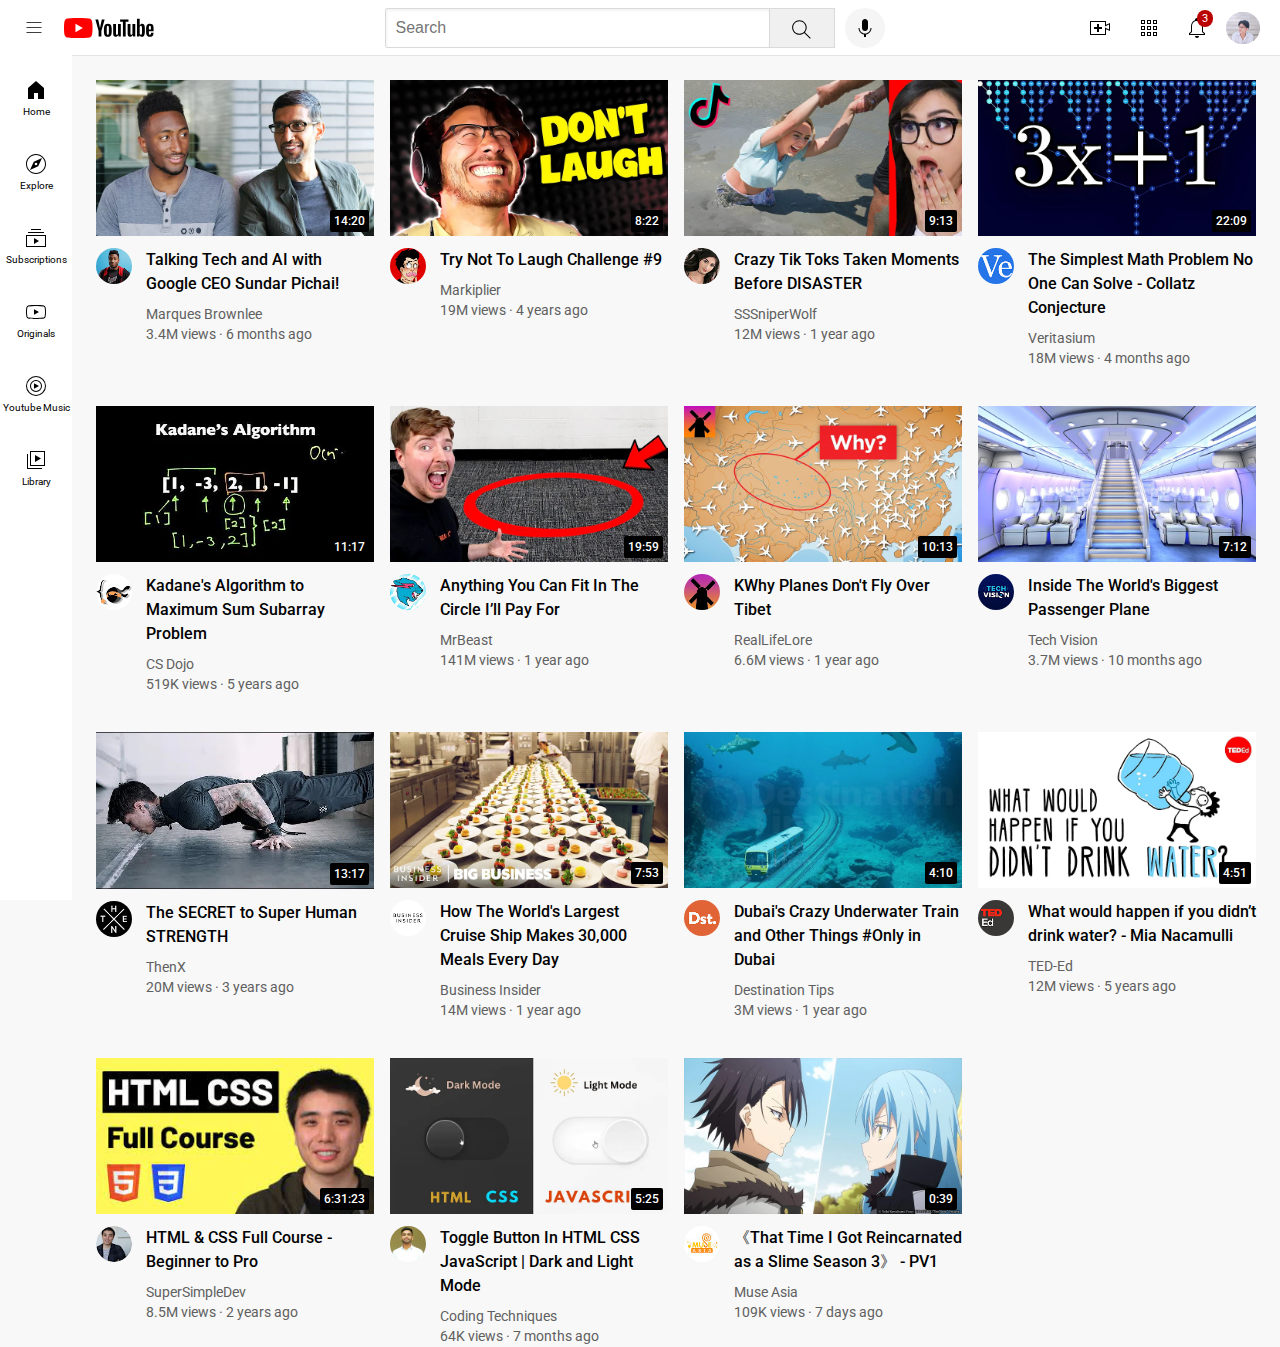
<file: index.html>
<!DOCTYPE html>
<html>
  <head>
    <title>Youtube.com Clone</title>
    <link rel="preconnect" href="https://fonts.googleapis.com">
<link rel="preconnect" href="https://fonts.gstatic.com" crossorigin>
<link href="https://fonts.googleapis.com/css2?family=Roboto:wght@400;500;700&display=swap" rel="stylesheet">
    
    <link rel="stylesheet" href="styles/general.css">
    <link rel="stylesheet" href="styles/header.css">
    <link rel="stylesheet" href="styles/video.css">
    <link rel="stylesheet" href="styles/sidebar.css">
  </head>
  <body>
    <header class="header">
      <div class="left-section">
          <img class="hamburger-menu" src="icons/hamburger-menu.svg">
          <img class="youtube-logo" src="icons/youtube-logo.svg">
      </div>
      <div class="middle-section">
        <input class="search-bar" type="text" placeholder="Search">
        <button class="search-button">
          <img class="search-icon" src="icons/search.svg">
         <div class="tooltip">Search</div>
        </button>
        <button class="voice-search-button">
          <img class="voice-search-icon" src="icons/voice-search-icon.svg">
          <div class="tooltip">Search with your voice</div>
        </button>
      </div>
      <div class="right-section">
        <div class="upload-icon-container">
          <div class="tooltip">Create</div>
          <img class="upload-icon" src="icons/upload.svg">
        </div>
        <div class="youtube-apps-icon-container">
          <div class="tooltip">Youtube Apps</div>
          <img class="youtube-apps-icon" src="icons/youtube-apps.svg">
        </div>
        <div class="notifications-icon-container">
          <div class="tooltip">Notifications</div>
          <img class="notifications-icon" src="icons/notifications.svg">
          <div class="notifications-count">3</div>
        </div>
        <img class="current-user-picture" src="channel-pictures/my-channel.jpg">
      </div>
    </header>
    
    <nav class="sidebar">
      <div class="sidebar-link">
        <img src="icons/home.svg">
        <div>Home</div>
      </div>
      <div class="sidebar-link">
        <img src="icons/explore.svg">
        <div>Explore</div>
      </div>
      <div class="sidebar-link">
        <img src="icons/subscriptions.svg">
        <div>Subscriptions</div>
      </div>
      <div class="sidebar-link">
        <img src="icons/originals.svg">
        <div>Originals</div>
      </div>
      <div class="sidebar-link">
        <img src="icons/youtube-music.svg">
        <div>Youtube Music</div>
      </div>
      <div class="sidebar-link">
        <img src="icons/library.svg">
        <div>Library</div>
      </div>
    </nav>

    <main>
<section class="video-grid">
  <div class="video-preview">
    <div class="thumbnail-row">
    <a href="https://www.youtube.com/watch?v=n2RNcPRtAiY">
      <img class="thumbnail" src= "thumbnails/thumbnail-1.webp">
      <div class="video-time">14:20</div>
    </a>
  </div>
    <div class="video-info-grid">
      <div class="channel-picture">
        <div class="profile-picture-container"> 
          <a href="https://www.youtube.com/c/mkbhd">
            <img class="profile-picture" src="channel-pictures/channel-1.jpeg">
            </a>
        <div class="channel-tooltip">
            <img class="profile-tooltip" src="channel-pictures/channel-1.jpeg">
          <div>
              <div class="name-tooltip">Marques Brownlee</div>
            <div class="subscribers-tooltip">18.4M subscribers</div>
          </div>
        </div>
        </div>
      </div>
      <div class="video-info">
        <a href="https://www.youtube.com/watch?v=n2RNcPRtAiY" class="video-link"> 
        <p class="video-title">
          Talking Tech and AI with Google CEO Sundar Pichai!
        </p>
      </a>
      <a href="https://www.youtube.com/c/mkbhd" class="channel-link">
        <p class="video-author">
          Marques Brownlee
        </p>
      </a>
        <p class="video-stats">
          3.4M views &#183; 6 months ago
        </p>
      </div>
      </div>
    </div>
  
  

<div class="video-preview">
  <div class="thumbnail-row">
  <a href="https://www.youtube.com/watch?v=mP0RAo9SKZk">
    <img class="thumbnail" src= "thumbnails/thumbnail-2.webp">
    <div class="video-time">8:22</div>
  </a>
</div>
  <div class="video-info-grid">
    <div class="channel-picture">
      <div class="profile-picture-container"> 
        <a href="https://www.youtube.com/c/markiplier">
        <img class="profile-picture" src="channel-pictures/channel-2.jpeg">
        </a>
          <div class="channel-tooltip">
            <img class="profile-tooltip" src="channel-pictures/channel-2.jpeg">
              <div>
                <div class="name-tooltip">Markiplier</div>
                <div class="subscribers-tooltip">36.4M subscribers</div>
              </div>
          </div>
      </div>
    </div>
    <div class="video-info">
      <a href="https://www.youtube.com/watch?v=mP0RAo9SKZk" class="video-link"> 
        <p class="video-title">
          Try Not To Laugh Challenge #9
        </p>
      </a>
      <a href="https://www.youtube.com/c/markiplier" class="channel-link">
      <p class="video-author">
        Markiplier
      </p>
    </a>
      <p class="video-stats">
        19M views &#183; 4 years ago
      </p>
    </div>
    </div>
  </div>
    
    <div class="video-preview">
<div class="thumbnail-row">
<a href="https://www.youtube.com/watch?v=FgjPQQeTh1w ">
  <img class="thumbnail" src= "thumbnails/thumbnail-3.webp">
  <div class="video-time">9:13</div>
</a>
</div>
<div class="video-info-grid">
  <div class="channel-picture">
    <div class="profile-picture-container"> 
      <a href="https://www.youtube.com/user/SSSniperWolf">
        <img class="profile-picture" src="channel-pictures/channel-3.jpeg">
        </a>
        <div class="channel-tooltip">
          <img class="profile-tooltip" src="channel-pictures/channel-3.jpeg">
            <div>
              <div class="name-tooltip">SSSniperWolf</div>
              <div class="subscribers-tooltip">34.3M subscribers</div>
            </div>
        </div>
    </div>
  </div>
  <div class="video-info">
    <a href="https://www.youtube.com/watch?v=FgjPQQeTh1w " class="video-link">
      <p class="video-title">
        Crazy Tik Toks Taken Moments Before DISASTER
      </p>
    </a>
    <a href="https://www.youtube.com/user/SSSniperWolf" class="channel-link">
    <p class="video-author">
      SSSniperWolf
    </p>
  </a>
    <p class="video-stats">
      12M views &#183; 1 year ago
    </p>
  </div>
  </div>
</div>

  

    <div class="video-preview">
      <div class="thumbnail-row">
        <a href="https://www.youtube.com/watch?v=094y1Z2wpJg">
        <img class="thumbnail" src= "thumbnails/thumbnail-4.webp">
        <div class="video-time">22:09</div>
      </a>
    </div>
<div class="video-info-grid">
  <div class="channel-picture">
    <div class="profile-picture-container"> 
      <a href="https://www.youtube.com/c/veritasium">
        <img class="profile-picture" src="channel-pictures/channel-4.jpeg">
        </a>
        <div class="channel-tooltip">
          <img class="profile-tooltip" src="channel-pictures/channel-4.jpeg">
            <div>
              <div class="name-tooltip">Veritasium</div>
              <div class="subscribers-tooltip">14.7M subscribers</div>
            </div>
        </div>
    </div>
  </div>
  <div class="video-info">
    <a href="https://www.youtube.com/watch?v=094y1Z2wpJg" class="video-link">
      <p class="video-title">
        The Simplest Math Problem No One Can Solve - Collatz Conjecture
    </p>
    </a>
    <a href="https://www.youtube.com/c/veritasium" class="channel-link">
    <p class="video-author">
      Veritasium
    </p>
  </a>
    <p class="video-stats">
      18M views &#183; 4 months ago
    </p>
  </div>
  </div>
</div>

<div class="video-preview">
  <div class="thumbnail-row">
    <a href="https://www.youtube.com/watch?v=86CQq3pKSUw">
    <img class="thumbnail" src= "thumbnails/thumbnail-5.webp">
    <div class="video-time">11:17</div>
  </a>
</div>
  <div class="video-info-grid">
    <div class="channel-picture">
      <div class="profile-picture-container"> 
        <a href="https://www.youtube.com/c/CSDojo">
          <img class="profile-picture" src="channel-pictures/channel-5.jpeg">
          </a>
          <div class="channel-tooltip">
            <img class="profile-tooltip" src="channel-pictures/channel-5.jpeg">
              <div>
                <div class="name-tooltip">CS Dojo</div>
                <div class="subscribers-tooltip">1.92M subscribers</div>
              </div>
          </div>
      </div>
    </div>
    <div class="video-info">
      <a href="https://www.youtube.com/watch?v=86CQq3pKSUw" class="video-link">
        <p class="video-title">
          Kadane's Algorithm to Maximum Sum Subarray Problem
        </p>
      </a>
      <a href="https://www.youtube.com/c/CSDojo"class="channel-link">
      <p class="video-author">
        CS Dojo
      </p>
    </a>
      <p class="video-stats">
        519K views &#183; 5 years ago
      </p>
    </div>
    </div>
  </div>
      
      
  
    <div class="video-preview">
      <div class="thumbnail-row">
        <a href="https://www.youtube.com/watch?v=yXWw0_UfSFg">
        <img class="thumbnail" src= "thumbnails/thumbnail-6.webp">
        <div class="video-time">19:59</div>
      </a>
    </div>
      <div class="video-info-grid">
        <div class="channel-picture">
          <div class="profile-picture-container"> 
            <a href="https://www.youtube.com/channel/UCX6OQ3DkcsbYNE6H8uQQuVA">
              <img class="profile-picture" src="channel-pictures/channel-6.jpeg">
              </a>
              <div class="channel-tooltip">
                <img class="profile-tooltip" src="channel-pictures/channel-6.jpeg">
                  <div>
                    <div class="name-tooltip">MrBeast</div>
                    <div class="subscribers-tooltip">238M subscribers</div>
                  </div>
              </div>
          </div>
        </div>
        <div class="video-info">
          <a href="https://www.youtube.com/watch?v=yXWw0_UfSFg" class="video-link">
            <p class="video-title">
              Anything You Can Fit In The Circle I’ll Pay For
            </p>
          </a>
          <a href="https://www.youtube.com/channel/UCX6OQ3DkcsbYNE6H8uQQuVA"class="channel-link">
          <p class="video-author">
            MrBeast
          </p>
        </a>
          <p class="video-stats">
            141M views &#183; 1 year ago
          </p>
        </div>
        </div>
      </div>



<div class="video-preview">
  <div class="thumbnail-row">
    <a href="https://www.youtube.com/watch?v=fNVa1qMbF9Y">
    <img class="thumbnail" src= "thumbnails/thumbnail-7.webp">
    <div class="video-time">10:13</div>
  </a>
</div>
  <div class="video-info-grid">
    <div class="channel-picture">
      <div class="profile-picture-container"> 
        <a href="https://www.youtube.com/@RealLifeLore">
          <img class="profile-picture" src="channel-pictures/channel-7.jpeg">
          </a>
          <div class="channel-tooltip">
            <img class="profile-tooltip" src="channel-pictures/channel-7.jpeg">
              <div>
                <div class="name-tooltip">RealLifeLore</div>
                <div class="subscribers-tooltip">7.32M subscribers</div>
              </div>
          </div>
      </div>
    </div>
    <div class="video-info">
      <a href="https://www.youtube.com/watch?v=fNVa1qMbF9Y" class="video-link">
        <p class="video-title">
          KWhy Planes Don't Fly Over Tibet
        </p>
      </a>
      <a href="https://www.youtube.com/@RealLifeLore"class="channel-link">
      <p class="video-author">
        RealLifeLore
      </p>
    </a>
      <p class="video-stats">
        6.6M views &#183; 1 year ago
      </p>
    </div>
    </div>
  </div>


<div class="video-preview">
  <div class="thumbnail-row">
    <a href="https://www.youtube.com/watch?v=lFm4EM1juls">
    <img class="thumbnail" src= "thumbnails/thumbnail-8.webp">
    <div class="video-time">7:12</div>
  </a>
</div>
  <div class="video-info-grid">
    <div class="channel-picture">
      <div class="profile-picture-container"> 
        <a href="https://www.youtube.com/@adin">
          <img class="profile-picture" src="channel-pictures/channel-8.jpeg">
          </a>
          <div class="channel-tooltip">
            <img class="profile-tooltip" src="channel-pictures/channel-8.jpeg">
              <div>
                <div class="name-tooltip">Tech Vision</div>
                <div class="subscribers-tooltip">827K subscribers</div>
              </div>
          </div>
      </div>
    </div>
    <div class="video-info">
      <a href="https://www.youtube.com/watch?v=lFm4EM1juls" class="video-link">
        <p class="video-title">
          Inside The World's Biggest Passenger Plane
        </p>
      </a>
      <a href="https://www.youtube.com/@adin"class="channel-link">
      <p class="video-author">
        Tech Vision
      </p>
    </a>
      <p class="video-stats">
        3.7M views &#183; 10 months ago
      </p>
    </div>
    </div>
  </div>


<div class="video-preview">
  <div class="thumbnail-row">
    <a href="https://www.youtube.com/watch?v=ixmxOlcrlUc">
    <img class="thumbnail" src= "thumbnails/thumbnail-9.webp">
    <div class="video-time">13:17</div>
  </a>
</div>
  <div class="video-info-grid">
    <div class="channel-picture">
      <div class="profile-picture-container"> 
        <a href="https://www.youtube.com/@OFFICIALTHENXSTUDIOS">
          <img class="profile-picture" src="channel-pictures/channel-9.jpeg">
          </a>
          <div class="channel-tooltip">
            <img class="profile-tooltip" src="channel-pictures/channel-9.jpeg">
              <div>
                <div class="name-tooltip">ThenX</div>
                <div class="subscribers-tooltip">7.72M subscribers</div>
              </div>
          </div>
      </div>
    </div>
    <div class="video-info">
      <a href="https://www.youtube.com/watch?v=ixmxOlcrlUc" class="video-link">
        <p class="video-title">
          The SECRET to Super Human STRENGTH
        </p>
      </a>
      <a href="https://www.youtube.com/@OFFICIALTHENXSTUDIOS"class="channel-link">
      <p class="video-author">
        ThenX
      </p>
    </a>
      <p class="video-stats">
        20M views &#183; 3 years ago
      </p>
    </div>
    </div>
  </div>


<div class="video-preview">
  <div class="thumbnail-row">
    <a href="https://www.youtube.com/watch?v=R2vXbFp5C9o">
    <img class="thumbnail" src= "thumbnails/thumbnail-10.webp">
    <div class="video-time">7:53</div>
  </a>
</div>
  <div class="video-info-grid">
    <div class="channel-picture">
      <div class="profile-picture-container"> 
        <a href="https://www.youtube.com/@BusinessInsider">
          <img class="profile-picture" src="channel-pictures/channel-10.jpeg">
          </a>
          <div class="channel-tooltip">
            <img class="profile-tooltip" src="channel-pictures/channel-10.jpeg">
              <div>
                <div class="name-tooltip">Business Insider</div>
                <div class="subscribers-tooltip">8.92M subscribers</div>
              </div>
          </div>
      </div>
    </div>
    <div class="video-info">
      <a href="https://www.youtube.com/watch?v=R2vXbFp5C9o" class="video-link">
        <p class="video-title">
          How The World's Largest Cruise Ship Makes 30,000 Meals Every Day
        </p>
      </a>
      <a href="https://www.youtube.com/@BusinessInsider"class="channel-link">
      <p class="video-author">
        Business Insider
      </p>
    </a>
      <p class="video-stats">
        14M views &#183; 1 year ago
      </p>
    </div>
    </div>
  </div>


<div class="video-preview">
  <div class="thumbnail-row">
    <a href="https://www.youtube.com/watch?v=0nZuYyXET3s">
    <img class="thumbnail" src= "thumbnails/thumbnail-11.webp">
    <div class="video-time">4:10</div>
  </a>
</div>
  <div class="video-info-grid">
    <div class="channel-picture">
      <div class="profile-picture-container"> 
        <a href="https://www.youtube.com/@Destinationtips">
          <img class="profile-picture" src="channel-pictures/channel-11.jpeg">
          </a>
          <div class="channel-tooltip">
            <img class="profile-tooltip" src="channel-pictures/channel-11.jpeg">
              <div>
                <div class="name-tooltip">Destination Tips</div>
                <div class="subscribers-tooltip">282K subscribers</div>
              </div>
          </div>
      </div>
    </div>
    <div class="video-info">
      <a href="https://www.youtube.com/watch?v=0nZuYyXET3s" class="video-link">
        <p class="video-title">
            Dubai's Crazy Underwater Train and Other Things #Only in Dubai
        </p>
      </a>
      <a href="https://www.youtube.com/@Destinationtips"class="channel-link">
      <p class="video-author">
        Destination Tips
      </p>
    </a>
      <p class="video-stats">
        3M views &#183; 1 year ago
      </p>
    </div>
    </div>
  </div>

  <div class="video-preview">
    <div class="thumbnail-row">
      <a href="https://www.youtube.com/watch?v=9iMGFqMmUFs">
      <img class="thumbnail" src= "thumbnails/thumbnail-12.webp">
      <div class="video-time">4:51</div>
    </a>
  </div>
    <div class="video-info-grid">
      <div class="channel-picture">
        <div class="profile-picture-container"> 
          <a href="https://www.youtube.com/@TEDEd">
            <img class="profile-picture" src="channel-pictures/channel-12.jpeg">
            </a>
            <div class="channel-tooltip">
              <img class="profile-tooltip" src="channel-pictures/channel-12.jpeg">
                <div>
                  <div class="name-tooltip">TED-Ed</div>
                  <div class="subscribers-tooltip">19.5M subscribers</div>
                </div>
            </div>
        </div>
      </div>
      <div class="video-info">
        <a href="https://www.youtube.com/watch?v=9iMGFqMmUFs" class="video-link">
          <p class="video-title">
            What would happen if you didn’t drink water? - Mia Nacamulli
          </p>
        </a>
        <a href="https://www.youtube.com/@TEDEd"class="channel-link">
        <p class="video-author">
          TED-Ed
        </p>
      </a>
        <p class="video-stats">
          12M views &#183; 5 years ago
        </p>
      </div>
      </div>
    </div>

<div class="video-preview">
  <div class="thumbnail-row">
    <a href="https://www.youtube.com/watch?v=G3e-cpL7ofc">
    <img class="thumbnail" src= "thumbnails/thumbnail-13.jfif">
    <div class="video-time">6:31:23</div>
  </a>
</div>
  <div class="video-info-grid">
    <div class="channel-picture">
      <div class="profile-picture-container"> 
        <a href="https://www.youtube.com/@SuperSimpleDev">
          <img class="profile-picture" src="channel-pictures/channel-13.jpg">
          </a>
          <div class="channel-tooltip">
            <img class="profile-tooltip" src="channel-pictures/channel-13.jpg">
              <div>
                <div class="name-tooltip">SuperSimpleDev</div>
                <div class="subscribers-tooltip">381K subscribers</div>
              </div>
          </div>
      </div>
    </div>
    <div class="video-info">
      <a href="https://www.youtube.com/watch?v=G3e-cpL7ofc" class="video-link">
        <p class="video-title">
          HTML & CSS Full Course - Beginner to Pro
        </p>
      </a>
      <a href="https://www.youtube.com/@SuperSimpleDev"class="channel-link">
      <p class="video-author">
        SuperSimpleDev
      </p>
    </a>
      <p class="video-stats">
        8.5M views &#183; 2 years ago
      </p>
    </div>
    </div>
  </div>

  <div class="video-preview">
    <div class="thumbnail-row">
      <a href="https://www.youtube.com/watch?v=sX3Lw9xHdSk">
      <img class="thumbnail" src= "thumbnails/thumbnail-14.webp">
      <div class="video-time">5:25</div>
    </a>
  </div>
    <div class="video-info-grid">
      <div class="channel-picture">
        <div class="profile-picture-container"> 
          <a href="https://www.youtube.com/@CodingTechniques">
            <img class="profile-picture" src="channel-pictures/channel-14.jpg">
            </a>
            <div class="channel-tooltip">
              <img class="profile-tooltip" src="channel-pictures/channel-14.jpg">
                <div>
                  <div class="name-tooltip">Coding Techniques</div>
                  <div class="subscribers-tooltip">1.94K subscribers</div>
                </div>
            </div>
        </div>
      </div>
      <div class="video-info">
        <a href="https://www.youtube.com/watch?v=sX3Lw9xHdSk" class="video-link">
          <p class="video-title">
            Toggle Button In HTML CSS JavaScript | Dark and Light Mode
          </p>
        </a>
        <a href="https://www.youtube.com/@CodingTechniques"class="channel-link">
        <p class="video-author">
          Coding Techniques
        </p>
      </a>
        <p class="video-stats">
          64K views &#183; 7 months ago
        </p>
      </div>
      </div>
    </div>

<div class="video-preview">
  <div class="thumbnail-row">
    <a href="https://www.youtube.com/watch?v=w0v2WvAF_EM">
    <img class="thumbnail" src= "thumbnails/thumbnail-15.webp">
    <div class="video-time">0:39</div>
  </a>
</div>
  <div class="video-info-grid">
    <div class="channel-picture">
      <div class="profile-picture-container"> 
        <a href="https://www.youtube.com/@MuseAsia">
          <img class="profile-picture" src="channel-pictures/channel-15.jpg">
          </a>
          <div class="channel-tooltip">
            <img class="profile-tooltip" src="channel-pictures/channel-15.jpg">
              <div>
                <div class="name-tooltip">Muse Asia </div>
                <div class="subscribers-tooltip">6.67M subscribers</div>
              </div>
          </div>
      </div>
    </div>
    <div class="video-info">
      <a href="https://www.youtube.com/watch?v=w0v2WvAF_EM" class="video-link">
        <p class="video-title">
          《That Time I Got Reincarnated as a Slime Season 3》 - PV1
        </p>
      </a>
      <a href="https://www.youtube.com/@MuseAsia"class="channel-link">
      <p class="video-author">
        Muse Asia
      </p>
    </a>
      <p class="video-stats">
        109K  views &#183; 7 days ago
      </p>
    </div>
    </div>
  </div>

      </section>
    </main>
  </body>
</html>
</file>
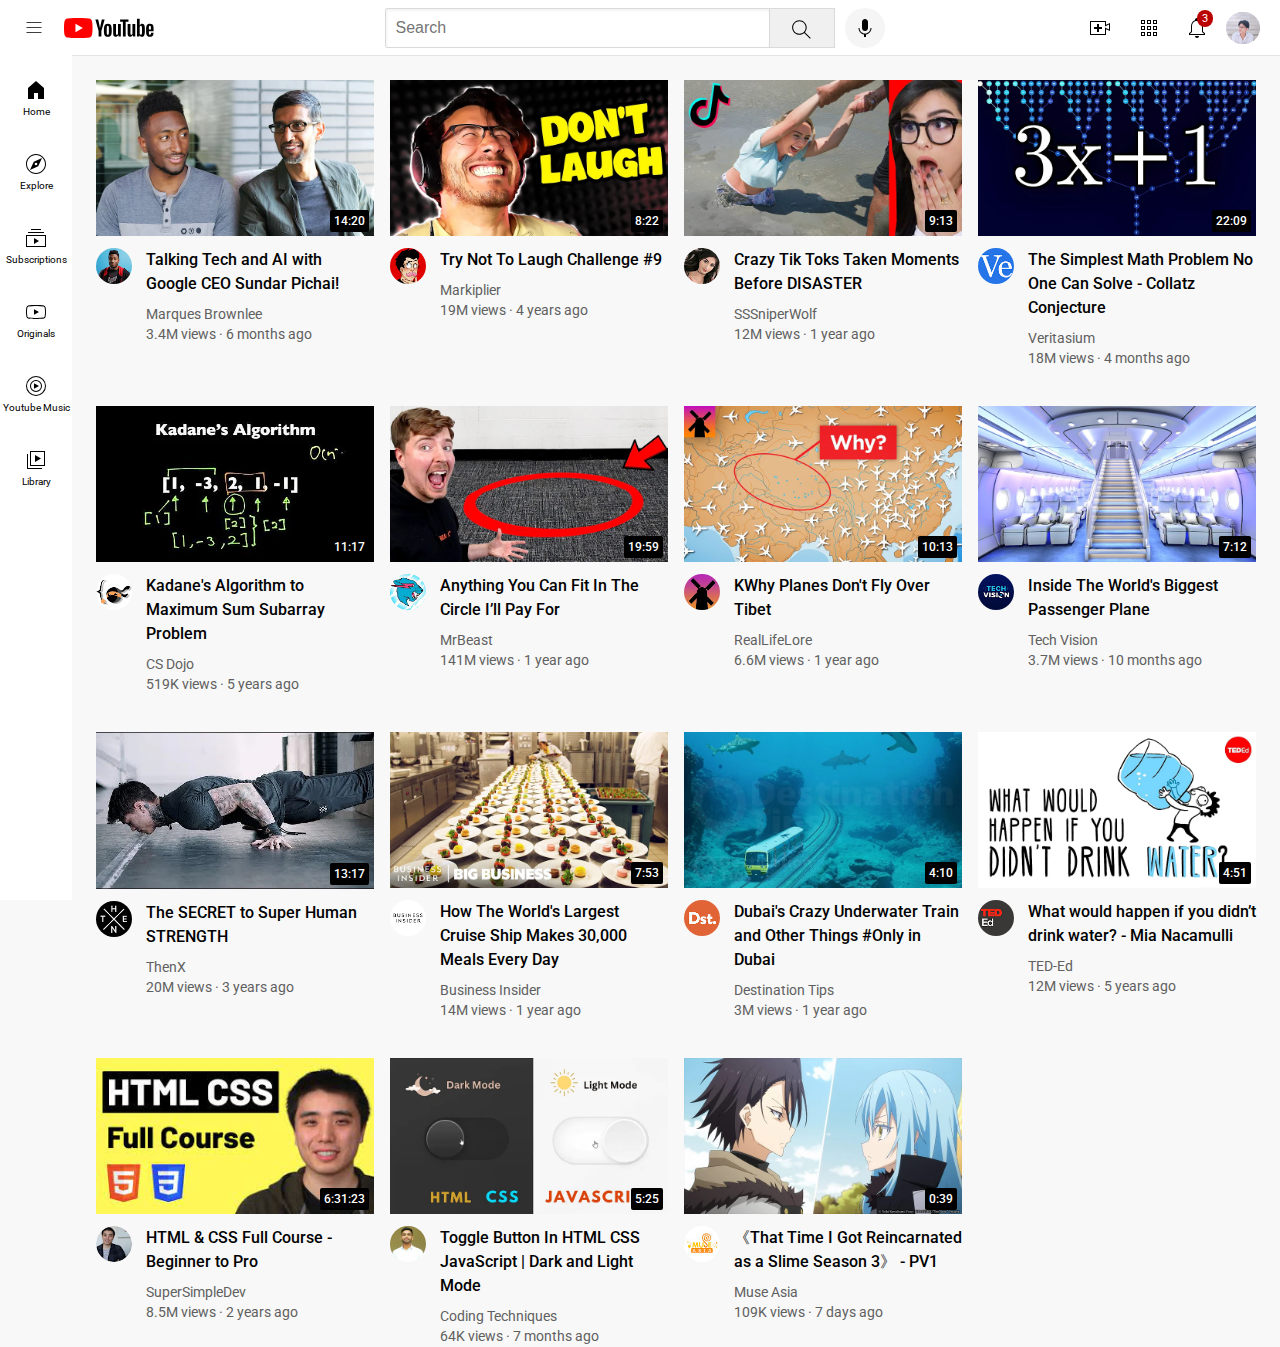
<file: youtube.html>
<!DOCTYPE html>
<html>
  <head>
    <title>Youtube.com Clone</title>
    <link rel="preconnect" href="https://fonts.googleapis.com">
<link rel="preconnect" href="https://fonts.gstatic.com" crossorigin>
<link href="https://fonts.googleapis.com/css2?family=Roboto:wght@400;500;700&display=swap" rel="stylesheet">
    
    <link rel="stylesheet" href="styles/general.css">
    <link rel="stylesheet" href="styles/header.css">
    <link rel="stylesheet" href="styles/video.css">
    <link rel="stylesheet" href="styles/sidebar.css">
  </head>
  <body>
    <header class="header">
      <div class="left-section">
          <img class="hamburger-menu" src="icons/hamburger-menu.svg">
          <img class="youtube-logo" src="icons/youtube-logo.svg">
      </div>
      <div class="middle-section">
        <input class="search-bar" type="text" placeholder="Search">
        <button class="search-button">
          <img class="search-icon" src="icons/search.svg">
         <div class="tooltip">Search</div>
        </button>
        <button class="voice-search-button">
          <img class="voice-search-icon" src="icons/voice-search-icon.svg">
          <div class="tooltip">Search with your voice</div>
        </button>
      </div>
      <div class="right-section">
        <div class="upload-icon-container">
          <div class="tooltip">Create</div>
          <img class="upload-icon" src="icons/upload.svg">
        </div>
        <div class="youtube-apps-icon-container">
          <div class="tooltip">Youtube Apps</div>
          <img class="youtube-apps-icon" src="icons/youtube-apps.svg">
        </div>
        <div class="notifications-icon-container">
          <div class="tooltip">Notifications</div>
          <img class="notifications-icon" src="icons/notifications.svg">
          <div class="notifications-count">3</div>
        </div>
        <img class="current-user-picture" src="channel-pictures/my-channel.jpg">
      </div>
    </header>
    
    <nav class="sidebar">
      <div class="sidebar-link">
        <img src="icons/home.svg">
        <div>Home</div>
      </div>
      <div class="sidebar-link">
        <img src="icons/explore.svg">
        <div>Explore</div>
      </div>
      <div class="sidebar-link">
        <img src="icons/subscriptions.svg">
        <div>Subscriptions</div>
      </div>
      <div class="sidebar-link">
        <img src="icons/originals.svg">
        <div>Originals</div>
      </div>
      <div class="sidebar-link">
        <img src="icons/youtube-music.svg">
        <div>Youtube Music</div>
      </div>
      <div class="sidebar-link">
        <img src="icons/library.svg">
        <div>Library</div>
      </div>
    </nav>

    <main>
<section class="video-grid">
  <div class="video-preview">
    <div class="thumbnail-row">
    <a href="https://www.youtube.com/watch?v=n2RNcPRtAiY">
      <img class="thumbnail" src= "thumbnails/thumbnail-1.webp">
      <div class="video-time">14:20</div>
    </a>
  </div>
    <div class="video-info-grid">
      <div class="channel-picture">
        <div class="profile-picture-container"> 
          <a href="https://www.youtube.com/c/mkbhd">
            <img class="profile-picture" src="channel-pictures/channel-1.jpeg">
            </a>
        <div class="channel-tooltip">
            <img class="profile-tooltip" src="channel-pictures/channel-1.jpeg">
          <div>
              <div class="name-tooltip">Marques Brownlee</div>
            <div class="subscribers-tooltip">18.4M subscribers</div>
          </div>
        </div>
        </div>
      </div>
      <div class="video-info">
        <a href="https://www.youtube.com/watch?v=n2RNcPRtAiY" class="video-link"> 
        <p class="video-title">
          Talking Tech and AI with Google CEO Sundar Pichai!
        </p>
      </a>
      <a href="https://www.youtube.com/c/mkbhd" class="channel-link">
        <p class="video-author">
          Marques Brownlee
        </p>
      </a>
        <p class="video-stats">
          3.4M views &#183; 6 months ago
        </p>
      </div>
      </div>
    </div>
  
  

<div class="video-preview">
  <div class="thumbnail-row">
  <a href="https://www.youtube.com/watch?v=mP0RAo9SKZk">
    <img class="thumbnail" src= "thumbnails/thumbnail-2.webp">
    <div class="video-time">8:22</div>
  </a>
</div>
  <div class="video-info-grid">
    <div class="channel-picture">
      <div class="profile-picture-container"> 
        <a href="https://www.youtube.com/c/markiplier">
        <img class="profile-picture" src="channel-pictures/channel-2.jpeg">
        </a>
          <div class="channel-tooltip">
            <img class="profile-tooltip" src="channel-pictures/channel-2.jpeg">
              <div>
                <div class="name-tooltip">Markiplier</div>
                <div class="subscribers-tooltip">36.4M subscribers</div>
              </div>
          </div>
      </div>
    </div>
    <div class="video-info">
      <a href="https://www.youtube.com/watch?v=mP0RAo9SKZk" class="video-link"> 
        <p class="video-title">
          Try Not To Laugh Challenge #9
        </p>
      </a>
      <a href="https://www.youtube.com/c/markiplier" class="channel-link">
      <p class="video-author">
        Markiplier
      </p>
    </a>
      <p class="video-stats">
        19M views &#183; 4 years ago
      </p>
    </div>
    </div>
  </div>
    
    <div class="video-preview">
<div class="thumbnail-row">
<a href="https://www.youtube.com/watch?v=FgjPQQeTh1w ">
  <img class="thumbnail" src= "thumbnails/thumbnail-3.webp">
  <div class="video-time">9:13</div>
</a>
</div>
<div class="video-info-grid">
  <div class="channel-picture">
    <div class="profile-picture-container"> 
      <a href="https://www.youtube.com/user/SSSniperWolf">
        <img class="profile-picture" src="channel-pictures/channel-3.jpeg">
        </a>
        <div class="channel-tooltip">
          <img class="profile-tooltip" src="channel-pictures/channel-3.jpeg">
            <div>
              <div class="name-tooltip">SSSniperWolf</div>
              <div class="subscribers-tooltip">34.3M subscribers</div>
            </div>
        </div>
    </div>
  </div>
  <div class="video-info">
    <a href="https://www.youtube.com/watch?v=FgjPQQeTh1w " class="video-link">
      <p class="video-title">
        Crazy Tik Toks Taken Moments Before DISASTER
      </p>
    </a>
    <a href="https://www.youtube.com/user/SSSniperWolf" class="channel-link">
    <p class="video-author">
      SSSniperWolf
    </p>
  </a>
    <p class="video-stats">
      12M views &#183; 1 year ago
    </p>
  </div>
  </div>
</div>

  

    <div class="video-preview">
      <div class="thumbnail-row">
        <a href="https://www.youtube.com/watch?v=094y1Z2wpJg">
        <img class="thumbnail" src= "thumbnails/thumbnail-4.webp">
        <div class="video-time">22:09</div>
      </a>
    </div>
<div class="video-info-grid">
  <div class="channel-picture">
    <div class="profile-picture-container"> 
      <a href="https://www.youtube.com/c/veritasium">
        <img class="profile-picture" src="channel-pictures/channel-4.jpeg">
        </a>
        <div class="channel-tooltip">
          <img class="profile-tooltip" src="channel-pictures/channel-4.jpeg">
            <div>
              <div class="name-tooltip">Veritasium</div>
              <div class="subscribers-tooltip">14.7M subscribers</div>
            </div>
        </div>
    </div>
  </div>
  <div class="video-info">
    <a href="https://www.youtube.com/watch?v=094y1Z2wpJg" class="video-link">
      <p class="video-title">
        The Simplest Math Problem No One Can Solve - Collatz Conjecture
    </p>
    </a>
    <a href="https://www.youtube.com/c/veritasium" class="channel-link">
    <p class="video-author">
      Veritasium
    </p>
  </a>
    <p class="video-stats">
      18M views &#183; 4 months ago
    </p>
  </div>
  </div>
</div>

<div class="video-preview">
  <div class="thumbnail-row">
    <a href="https://www.youtube.com/watch?v=86CQq3pKSUw">
    <img class="thumbnail" src= "thumbnails/thumbnail-5.webp">
    <div class="video-time">11:17</div>
  </a>
</div>
  <div class="video-info-grid">
    <div class="channel-picture">
      <div class="profile-picture-container"> 
        <a href="https://www.youtube.com/c/CSDojo">
          <img class="profile-picture" src="channel-pictures/channel-5.jpeg">
          </a>
          <div class="channel-tooltip">
            <img class="profile-tooltip" src="channel-pictures/channel-5.jpeg">
              <div>
                <div class="name-tooltip">CS Dojo</div>
                <div class="subscribers-tooltip">1.92M subscribers</div>
              </div>
          </div>
      </div>
    </div>
    <div class="video-info">
      <a href="https://www.youtube.com/watch?v=86CQq3pKSUw" class="video-link">
        <p class="video-title">
          Kadane's Algorithm to Maximum Sum Subarray Problem
        </p>
      </a>
      <a href="https://www.youtube.com/c/CSDojo"class="channel-link">
      <p class="video-author">
        CS Dojo
      </p>
    </a>
      <p class="video-stats">
        519K views &#183; 5 years ago
      </p>
    </div>
    </div>
  </div>
      
      
  
    <div class="video-preview">
      <div class="thumbnail-row">
        <a href="https://www.youtube.com/watch?v=yXWw0_UfSFg">
        <img class="thumbnail" src= "thumbnails/thumbnail-6.webp">
        <div class="video-time">19:59</div>
      </a>
    </div>
      <div class="video-info-grid">
        <div class="channel-picture">
          <div class="profile-picture-container"> 
            <a href="https://www.youtube.com/channel/UCX6OQ3DkcsbYNE6H8uQQuVA">
              <img class="profile-picture" src="channel-pictures/channel-6.jpeg">
              </a>
              <div class="channel-tooltip">
                <img class="profile-tooltip" src="channel-pictures/channel-6.jpeg">
                  <div>
                    <div class="name-tooltip">MrBeast</div>
                    <div class="subscribers-tooltip">238M subscribers</div>
                  </div>
              </div>
          </div>
        </div>
        <div class="video-info">
          <a href="https://www.youtube.com/watch?v=yXWw0_UfSFg" class="video-link">
            <p class="video-title">
              Anything You Can Fit In The Circle I’ll Pay For
            </p>
          </a>
          <a href="https://www.youtube.com/channel/UCX6OQ3DkcsbYNE6H8uQQuVA"class="channel-link">
          <p class="video-author">
            MrBeast
          </p>
        </a>
          <p class="video-stats">
            141M views &#183; 1 year ago
          </p>
        </div>
        </div>
      </div>



<div class="video-preview">
  <div class="thumbnail-row">
    <a href="https://www.youtube.com/watch?v=fNVa1qMbF9Y">
    <img class="thumbnail" src= "thumbnails/thumbnail-7.webp">
    <div class="video-time">10:13</div>
  </a>
</div>
  <div class="video-info-grid">
    <div class="channel-picture">
      <div class="profile-picture-container"> 
        <a href="https://www.youtube.com/@RealLifeLore">
          <img class="profile-picture" src="channel-pictures/channel-7.jpeg">
          </a>
          <div class="channel-tooltip">
            <img class="profile-tooltip" src="channel-pictures/channel-7.jpeg">
              <div>
                <div class="name-tooltip">RealLifeLore</div>
                <div class="subscribers-tooltip">7.32M subscribers</div>
              </div>
          </div>
      </div>
    </div>
    <div class="video-info">
      <a href="https://www.youtube.com/watch?v=fNVa1qMbF9Y" class="video-link">
        <p class="video-title">
          KWhy Planes Don't Fly Over Tibet
        </p>
      </a>
      <a href="https://www.youtube.com/@RealLifeLore"class="channel-link">
      <p class="video-author">
        RealLifeLore
      </p>
    </a>
      <p class="video-stats">
        6.6M views &#183; 1 year ago
      </p>
    </div>
    </div>
  </div>


<div class="video-preview">
  <div class="thumbnail-row">
    <a href="https://www.youtube.com/watch?v=lFm4EM1juls">
    <img class="thumbnail" src= "thumbnails/thumbnail-8.webp">
    <div class="video-time">7:12</div>
  </a>
</div>
  <div class="video-info-grid">
    <div class="channel-picture">
      <div class="profile-picture-container"> 
        <a href="https://www.youtube.com/@adin">
          <img class="profile-picture" src="channel-pictures/channel-8.jpeg">
          </a>
          <div class="channel-tooltip">
            <img class="profile-tooltip" src="channel-pictures/channel-8.jpeg">
              <div>
                <div class="name-tooltip">Tech Vision</div>
                <div class="subscribers-tooltip">827K subscribers</div>
              </div>
          </div>
      </div>
    </div>
    <div class="video-info">
      <a href="https://www.youtube.com/watch?v=lFm4EM1juls" class="video-link">
        <p class="video-title">
          Inside The World's Biggest Passenger Plane
        </p>
      </a>
      <a href="https://www.youtube.com/@adin"class="channel-link">
      <p class="video-author">
        Tech Vision
      </p>
    </a>
      <p class="video-stats">
        3.7M views &#183; 10 months ago
      </p>
    </div>
    </div>
  </div>


<div class="video-preview">
  <div class="thumbnail-row">
    <a href="https://www.youtube.com/watch?v=ixmxOlcrlUc">
    <img class="thumbnail" src= "thumbnails/thumbnail-9.webp">
    <div class="video-time">13:17</div>
  </a>
</div>
  <div class="video-info-grid">
    <div class="channel-picture">
      <div class="profile-picture-container"> 
        <a href="https://www.youtube.com/@OFFICIALTHENXSTUDIOS">
          <img class="profile-picture" src="channel-pictures/channel-9.jpeg">
          </a>
          <div class="channel-tooltip">
            <img class="profile-tooltip" src="channel-pictures/channel-9.jpeg">
              <div>
                <div class="name-tooltip">ThenX</div>
                <div class="subscribers-tooltip">7.72M subscribers</div>
              </div>
          </div>
      </div>
    </div>
    <div class="video-info">
      <a href="https://www.youtube.com/watch?v=ixmxOlcrlUc" class="video-link">
        <p class="video-title">
          The SECRET to Super Human STRENGTH
        </p>
      </a>
      <a href="https://www.youtube.com/@OFFICIALTHENXSTUDIOS"class="channel-link">
      <p class="video-author">
        ThenX
      </p>
    </a>
      <p class="video-stats">
        20M views &#183; 3 years ago
      </p>
    </div>
    </div>
  </div>


<div class="video-preview">
  <div class="thumbnail-row">
    <a href="https://www.youtube.com/watch?v=R2vXbFp5C9o">
    <img class="thumbnail" src= "thumbnails/thumbnail-10.webp">
    <div class="video-time">7:53</div>
  </a>
</div>
  <div class="video-info-grid">
    <div class="channel-picture">
      <div class="profile-picture-container"> 
        <a href="https://www.youtube.com/@BusinessInsider">
          <img class="profile-picture" src="channel-pictures/channel-10.jpeg">
          </a>
          <div class="channel-tooltip">
            <img class="profile-tooltip" src="channel-pictures/channel-10.jpeg">
              <div>
                <div class="name-tooltip">Business Insider</div>
                <div class="subscribers-tooltip">8.92M subscribers</div>
              </div>
          </div>
      </div>
    </div>
    <div class="video-info">
      <a href="https://www.youtube.com/watch?v=R2vXbFp5C9o" class="video-link">
        <p class="video-title">
          How The World's Largest Cruise Ship Makes 30,000 Meals Every Day
        </p>
      </a>
      <a href="https://www.youtube.com/@BusinessInsider"class="channel-link">
      <p class="video-author">
        Business Insider
      </p>
    </a>
      <p class="video-stats">
        14M views &#183; 1 year ago
      </p>
    </div>
    </div>
  </div>


<div class="video-preview">
  <div class="thumbnail-row">
    <a href="https://www.youtube.com/watch?v=0nZuYyXET3s">
    <img class="thumbnail" src= "thumbnails/thumbnail-11.webp">
    <div class="video-time">4:10</div>
  </a>
</div>
  <div class="video-info-grid">
    <div class="channel-picture">
      <div class="profile-picture-container"> 
        <a href="https://www.youtube.com/@Destinationtips">
          <img class="profile-picture" src="channel-pictures/channel-11.jpeg">
          </a>
          <div class="channel-tooltip">
            <img class="profile-tooltip" src="channel-pictures/channel-11.jpeg">
              <div>
                <div class="name-tooltip">Destination Tips</div>
                <div class="subscribers-tooltip">282K subscribers</div>
              </div>
          </div>
      </div>
    </div>
    <div class="video-info">
      <a href="https://www.youtube.com/watch?v=0nZuYyXET3s" class="video-link">
        <p class="video-title">
            Dubai's Crazy Underwater Train and Other Things #Only in Dubai
        </p>
      </a>
      <a href="https://www.youtube.com/@Destinationtips"class="channel-link">
      <p class="video-author">
        Destination Tips
      </p>
    </a>
      <p class="video-stats">
        3M views &#183; 1 year ago
      </p>
    </div>
    </div>
  </div>

  <div class="video-preview">
    <div class="thumbnail-row">
      <a href="https://www.youtube.com/watch?v=9iMGFqMmUFs">
      <img class="thumbnail" src= "thumbnails/thumbnail-12.webp">
      <div class="video-time">4:51</div>
    </a>
  </div>
    <div class="video-info-grid">
      <div class="channel-picture">
        <div class="profile-picture-container"> 
          <a href="https://www.youtube.com/@TEDEd">
            <img class="profile-picture" src="channel-pictures/channel-12.jpeg">
            </a>
            <div class="channel-tooltip">
              <img class="profile-tooltip" src="channel-pictures/channel-12.jpeg">
                <div>
                  <div class="name-tooltip">TED-Ed</div>
                  <div class="subscribers-tooltip">19.5M subscribers</div>
                </div>
            </div>
        </div>
      </div>
      <div class="video-info">
        <a href="https://www.youtube.com/watch?v=9iMGFqMmUFs" class="video-link">
          <p class="video-title">
            What would happen if you didn’t drink water? - Mia Nacamulli
          </p>
        </a>
        <a href="https://www.youtube.com/@TEDEd"class="channel-link">
        <p class="video-author">
          TED-Ed
        </p>
      </a>
        <p class="video-stats">
          12M views &#183; 5 years ago
        </p>
      </div>
      </div>
    </div>

<div class="video-preview">
  <div class="thumbnail-row">
    <a href="https://www.youtube.com/watch?v=G3e-cpL7ofc">
    <img class="thumbnail" src= "thumbnails/thumbnail-13.jfif">
    <div class="video-time">6:31:23</div>
  </a>
</div>
  <div class="video-info-grid">
    <div class="channel-picture">
      <div class="profile-picture-container"> 
        <a href="https://www.youtube.com/@SuperSimpleDev">
          <img class="profile-picture" src="channel-pictures/channel-13.jpg">
          </a>
          <div class="channel-tooltip">
            <img class="profile-tooltip" src="channel-pictures/channel-13.jpg">
              <div>
                <div class="name-tooltip">SuperSimpleDev</div>
                <div class="subscribers-tooltip">381K subscribers</div>
              </div>
          </div>
      </div>
    </div>
    <div class="video-info">
      <a href="https://www.youtube.com/watch?v=G3e-cpL7ofc" class="video-link">
        <p class="video-title">
          HTML & CSS Full Course - Beginner to Pro
        </p>
      </a>
      <a href="https://www.youtube.com/@SuperSimpleDev"class="channel-link">
      <p class="video-author">
        SuperSimpleDev
      </p>
    </a>
      <p class="video-stats">
        8.5M views &#183; 2 years ago
      </p>
    </div>
    </div>
  </div>

  <div class="video-preview">
    <div class="thumbnail-row">
      <a href="https://www.youtube.com/watch?v=sX3Lw9xHdSk">
      <img class="thumbnail" src= "thumbnails/thumbnail-14.webp">
      <div class="video-time">5:25</div>
    </a>
  </div>
    <div class="video-info-grid">
      <div class="channel-picture">
        <div class="profile-picture-container"> 
          <a href="https://www.youtube.com/@CodingTechniques">
            <img class="profile-picture" src="channel-pictures/channel-14.jpg">
            </a>
            <div class="channel-tooltip">
              <img class="profile-tooltip" src="channel-pictures/channel-14.jpg">
                <div>
                  <div class="name-tooltip">Coding Techniques</div>
                  <div class="subscribers-tooltip">1.94K subscribers</div>
                </div>
            </div>
        </div>
      </div>
      <div class="video-info">
        <a href="https://www.youtube.com/watch?v=sX3Lw9xHdSk" class="video-link">
          <p class="video-title">
            Toggle Button In HTML CSS JavaScript | Dark and Light Mode
          </p>
        </a>
        <a href="https://www.youtube.com/@CodingTechniques"class="channel-link">
        <p class="video-author">
          Coding Techniques
        </p>
      </a>
        <p class="video-stats">
          64K views &#183; 7 months ago
        </p>
      </div>
      </div>
    </div>

<div class="video-preview">
  <div class="thumbnail-row">
    <a href="https://www.youtube.com/watch?v=w0v2WvAF_EM">
    <img class="thumbnail" src= "thumbnails/thumbnail-15.webp">
    <div class="video-time">0:39</div>
  </a>
</div>
  <div class="video-info-grid">
    <div class="channel-picture">
      <div class="profile-picture-container"> 
        <a href="https://www.youtube.com/@MuseAsia">
          <img class="profile-picture" src="channel-pictures/channel-15.jpg">
          </a>
          <div class="channel-tooltip">
            <img class="profile-tooltip" src="channel-pictures/channel-15.jpg">
              <div>
                <div class="name-tooltip">Muse Asia </div>
                <div class="subscribers-tooltip">6.67M subscribers</div>
              </div>
          </div>
      </div>
    </div>
    <div class="video-info">
      <a href="https://www.youtube.com/watch?v=w0v2WvAF_EM" class="video-link">
        <p class="video-title">
          《That Time I Got Reincarnated as a Slime Season 3》 - PV1
        </p>
      </a>
      <a href="https://www.youtube.com/@MuseAsia"class="channel-link">
      <p class="video-author">
        Muse Asia
      </p>
    </a>
      <p class="video-stats">
        109K  views &#183; 7 days ago
      </p>
    </div>
    </div>
  </div>

      </section>
    </main>
  </body>
</html>
</file>
<file: styles/general.css>
p{
  font-family: Roboto, Arial;
  margin-top: 0;
  margin-bottom: 0;
}
body{
  margin: 0;
  padding-top: 80px;
  padding-left: 96px;
  padding-right: 24px;
  background-color: rgb(248, 248, 248);
}
@media (min-width:1750px) {
  body{
    padding-left: 226px;
  }
}
</file>
<file: styles/header.css>
.header {
  height: 55px;
  display: flex;
  flex-direction: row;
  justify-content: space-between;
  position: fixed;
  top: 0;
  left: 0;
  right: 0;
  z-index: 100;
  background-color: white;
  border-bottom-width: 1px;
  border-bottom-style: solid;
  border-bottom-color: rgb(228, 228, 228);
}

.left-section{
  align-items: center;
  display: flex;
}
.hamburger-menu{
  height: 20px;
  margin-left: 24px;
  margin-right: 20px;
}
.youtube-logo {
  height: 20px;
}

.middle-section{
  flex: 1;
  margin-left: 70px;
  margin-right: 35px;
  max-width: 500px;
  display: flex;
  align-items: center;
}
.search-bar {
  flex:1;
  height: 36px;
  padding-left: 10px;
  font-size: 16px;
  border-width: 1px;
  border-style: solid;
  border-color: rgb(218, 218, 218);
  border-radius: 2px;
  box-shadow: inset 1px 2px 3px rgba(0,0,0,0.05);
  width: 0;

}


.search-bar:placeholder{
  font-family: Roboto, Arial;
  font-size: 16px;

}
.search-button {
  height: 40px;
  width: 66px;
  background-color: rgb(240, 240, 240);
  border-width: 1px;
  border-style: solid;
  border-color: rgb(218, 218, 218);
  margin-left: -1px;
  margin-right: 10px;
}



.search-button, 
.voice-search-button, 
.upload-icon-container,
.youtube-apps-icon-container,
.notifications-icon-container{
  position: relative;
  display: flex;
  align-items: center;
  justify-content: center;
  cursor: pointer;

}
.search-button .tooltip,
.voice-search-button .tooltip,
.upload-icon-container .tooltip,
.youtube-apps-icon-container .tooltip,
.notifications-icon-container .tooltip
{
  font-family: Roboto, Arial;
  position: absolute;
  background-color: rgba(80, 80, 80, 0.8);
  color: rgb(255, 255, 255);
  padding: 10px 7px;
  border-radius: 2px;
  font-size: 12px;
  bottom: -45px;
  opacity: 0;
  transition: opacity 0.15s;
  pointer-events: none;
  white-space: nowrap;
  z-index: 300;
}
.search-button:hover .tooltip,
.voice-search-button:hover .tooltip,
.upload-icon-container:hover .tooltip,
.youtube-apps-icon-container:hover .tooltip,
.notifications-icon-container:hover .tooltip {
  opacity: 1;
}

.search-icon {
  height: 25px;
  margin-top: 4px;

}
.voice-search-icon {
  height: 24px;
  
}
.voice-search-button {
  height: 40px;
  width: 40px;
  border-radius: 20px;
  border:none;
  background-color: rgb(245, 245, 245);
  transition: background-color 0.15s;
}
.voice-search-button:active{
  background-color: rgb(235, 235, 235);
}

.right-section{
  width: 180px;
  margin-right: 20px;
  display: flex;
  align-items: center;
  justify-content: space-between;
  flex-shrink: 0;
}
.upload-icon,
.notifications-icon,
.youtube-apps-icon{
  height: 24px;
  padding: 6px 8px;
  border-radius: 20px;
  transition: background-color 0.15s;
}
.upload-icon:active,
.notifications-icon:active,
.youtube-apps-icon:active{
  background-color: rgb(240, 240, 240);
}

.notifications-icon-container{
  position: relative;
}
.notifications-count{
  position: absolute;
  font-family: Roboto, Arial;
  background-color: rgb(187, 2, 2);
  color: white;
  border: none;
  padding-left: 5px;
  padding-right: 5px;
  padding-top: 2px;
  padding-bottom: 2px;
  border-radius: 15px;
  top:0px;
  right: 4px;
  font-size: 11px;

}
.current-user-picture{
  height: 32px;
  border-radius: 16px;

}
</file>
<file: styles/video.css>
.thumbnail {
  width: 100%;
}

.video-title {
  margin-top: 0px;
  font-size: 14px;
  font-weight: 500;
  line-height: 20px;
  margin-bottom: 10px;
}

@media (min-width:1000px) {
  .video-title{
    font-size: 16px;
    line-height: 24px;
  }
}


.video-info-grid{
  display: grid;
  grid-template-columns: 50px 1fr;

}
.profile-picture{
width: 36px;
border-radius: 50px;

}
.thumbnail-row {
margin-bottom: 8px;
position: relative;

}
.video-author,
.video-stats {
font-size: 12px;
color: rgb(96,96,96);
}
@media (min-width:1000px) {
  .video-author,
  .video-stats{
    font-size: 14px;
  }
}


.video-author{
margin-bottom: 4px;
}
.profile-picture-container{
  position: relative;
  cursor: pointer;
  display: inline-block;
}
.channel-tooltip{
  top: 45px;
  display: flex;
  position: absolute;
  background-color: white;
  border-width: 1px;
  border-color: rgb(231, 231, 231);
  border-style: solid;
  border-radius: 7px;
  padding: 12px;
  padding-right: 20px;
  white-space: nowrap;
  z-index: 300;
  opacity: 0;
  align-items: center;
  box-shadow: 0px 0px 10px rgba(0,0,0,0.15);
  pointer-events: none;
  transition: opacity 0.15s;
}
.profile-picture-container:hover .channel-tooltip{
  opacity: 1;
}
.profile-tooltip{
width: 50px;
border-radius: 50px;
margin-right:10px;
}
.name-tooltip{
  font-family: Roboto, Arial;
  font-weight: bold;
  font-size: 18px;

}
.subscribers-tooltip{
  font-family: Roboto, Arial;
  color: gray;
  margin-top: 3px;
}

.video-grid{
display: grid;
grid-template-columns: 1fr 1fr 1fr;
column-gap: 16px;
row-gap: 40px;
}
@media (min-width:500px){
  .video-grid {
    grid-template-columns: 1fr;
  }
}

@media (min-width:501px) and (max-width:750px) {
  .video-grid{
  grid-template-columns: 1fr 1fr;
  }
}

@media (min-width:751px) and (max-width:999px){
  .video-grid {
    grid-template-columns: 1fr 1fr 1fr;
  }
}

@media (min-width:1000px) and (max-width:1499px){
  .video-grid{
    grid-template-columns: 1fr 1fr 1fr 1fr;
  }
}

@media (min-width:1500px){
  .video-grid{
    grid-template-columns: 1fr 1fr 1fr 1fr 1fr;
  }
}


.video-time{
  font-family: Roboto, Arial;
  font-size: 12px;
  font-weight: 500;
  background-color: black;
  color: white;
  position: absolute;
  bottom: 8px;
  right: 5px;
  padding: 4px;
  border-radius: 2px;
}
.video-link,
.channel-link{
  text-decoration: none;
  color: black;
  cursor:pointer
}
</file>
<file: styles/sidebar.css>
.sidebar{
  display: flex;
  flex-direction: column;
  position: fixed;
  left: 0;
  bottom: 0;
  top: 55px;
  background-color: white;
  width: 72px;
  z-index: 200;
  padding-top: 5px;

}
@media (min-width:1750px) {
  .sidebar{
    
    width: 200px;
  }
  
}

.sidebar-link{
  background-color: white;
  height: 74px;
  display: flex;
  flex-direction: column;
  justify-content: center;
  align-items: center;
  cursor: pointer;
}

@media (min-width:1750px) {
  .sidebar-link{
    flex-direction: row;
    justify-content: left;
    align-items: left;
    padding-left: 20px;
  }
}

.sidebar-link:hover{
  background-color: rgb(235, 235, 235);
}
.sidebar-link:active{
  background-color: rgb(220, 220, 220);
}


.sidebar-link img {
    margin-bottom: 4px;
    height: 24px;
}
@media (min-width:1750px) {
  .sidebar-link img{
    height: 36px;
    margin-right: 10px;
  }
}
.sidebar-link div {
  font-family: Roboto, Arial;
  font-size: 10px;
}
@media (min-width:1750px) {
  .sidebar-link div{
    font-size: 14px;
  }
}
</file>
